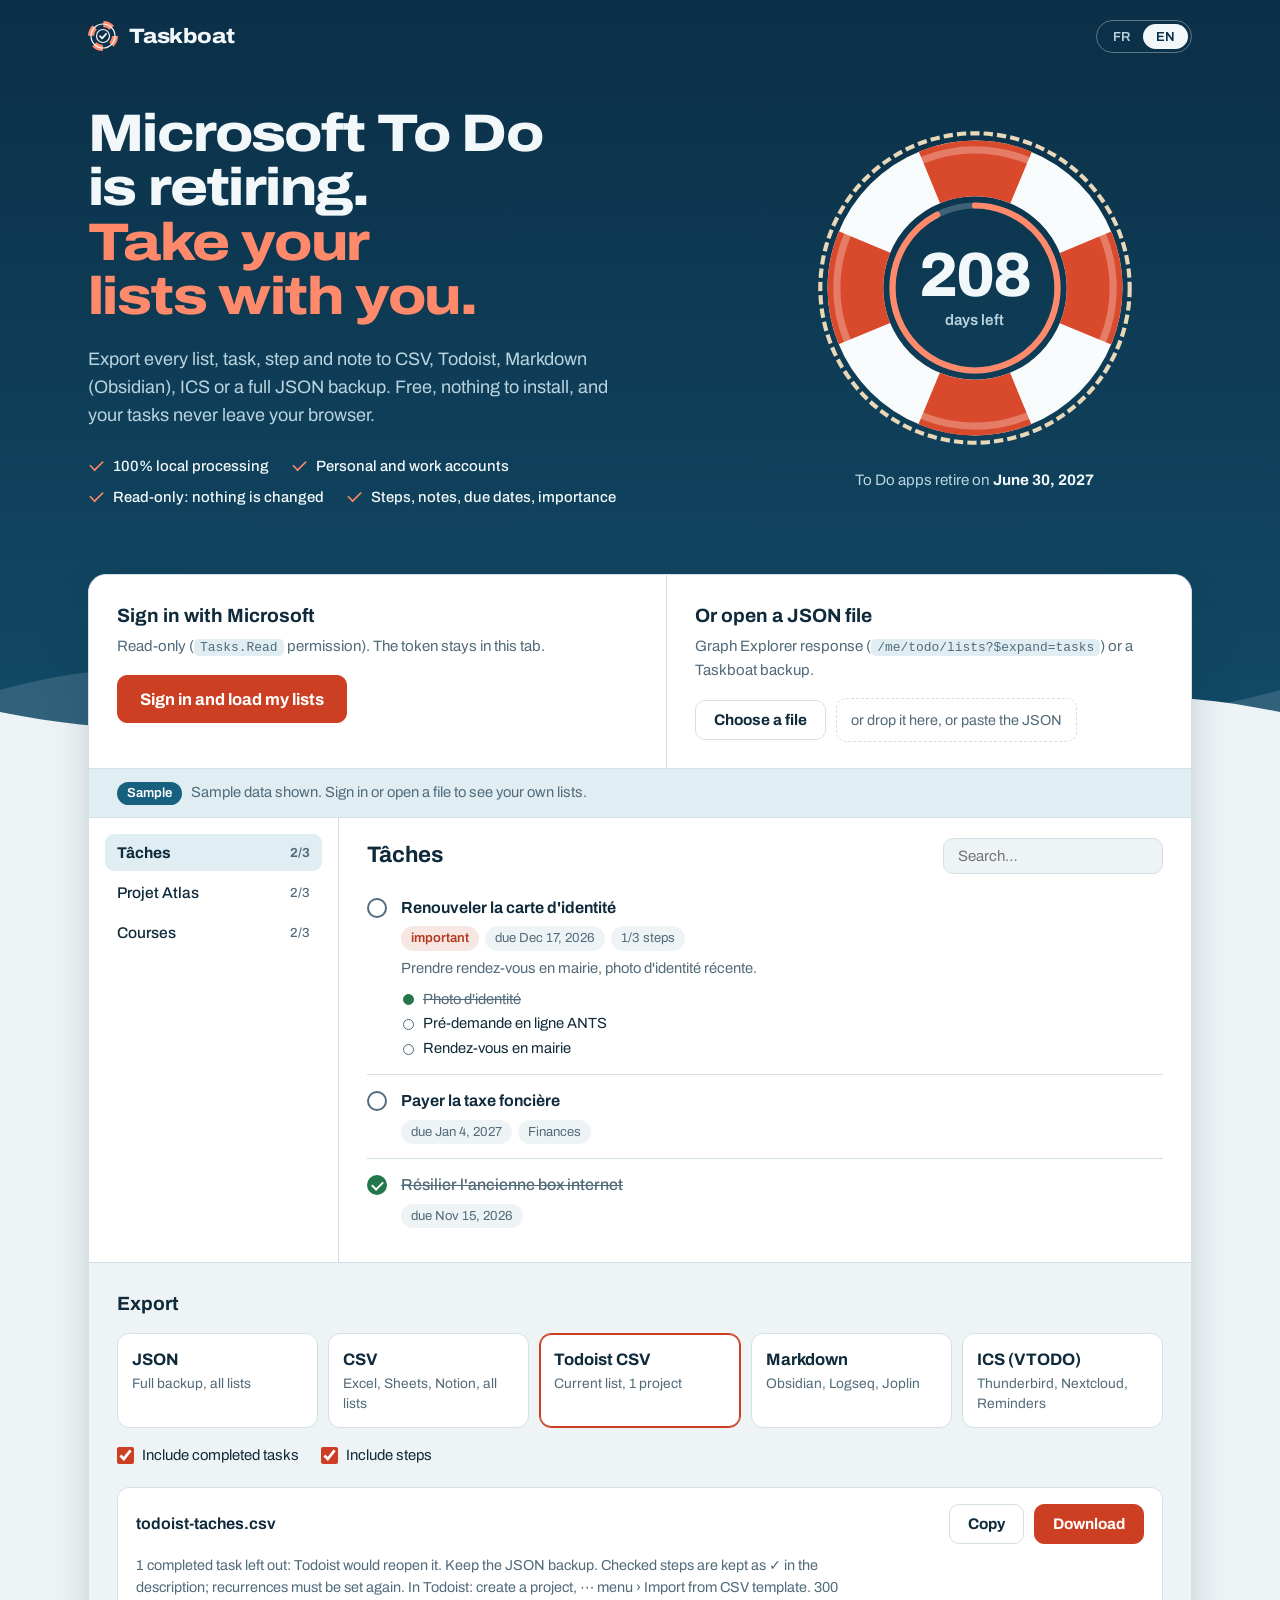
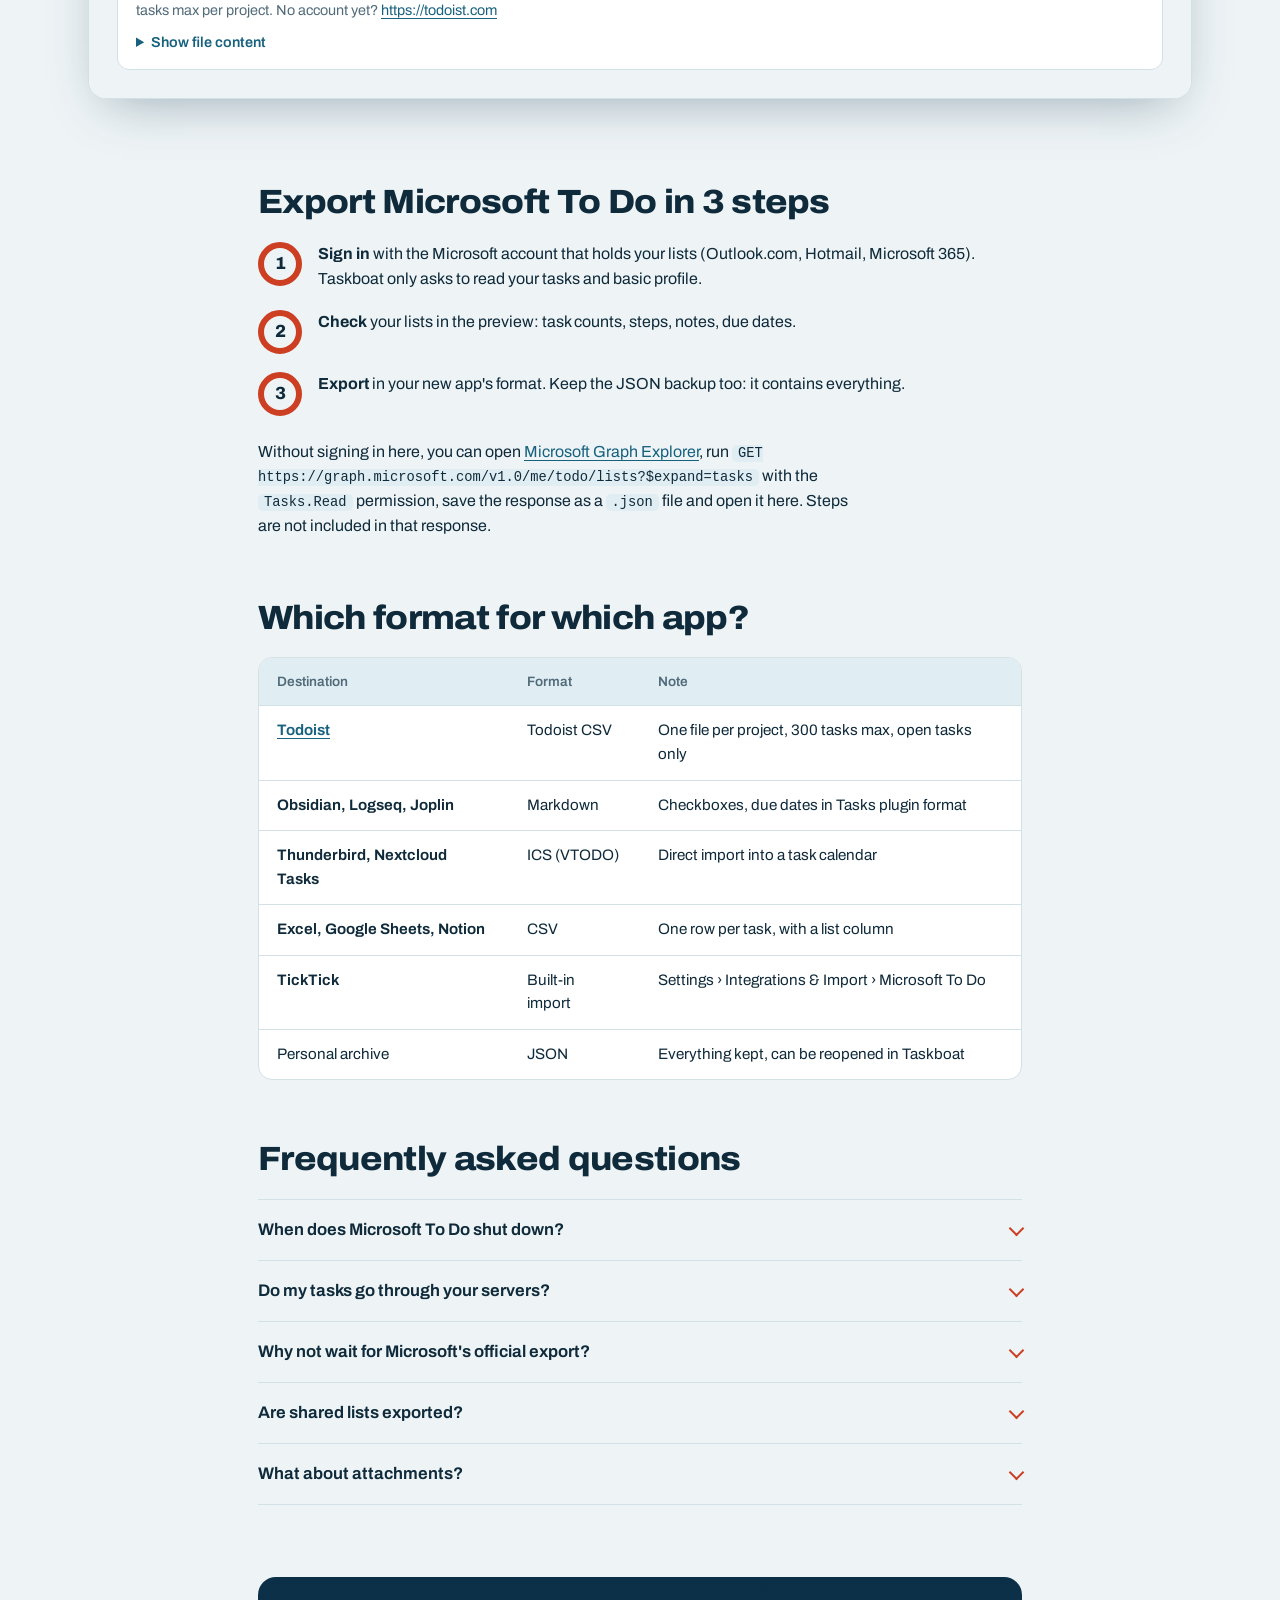
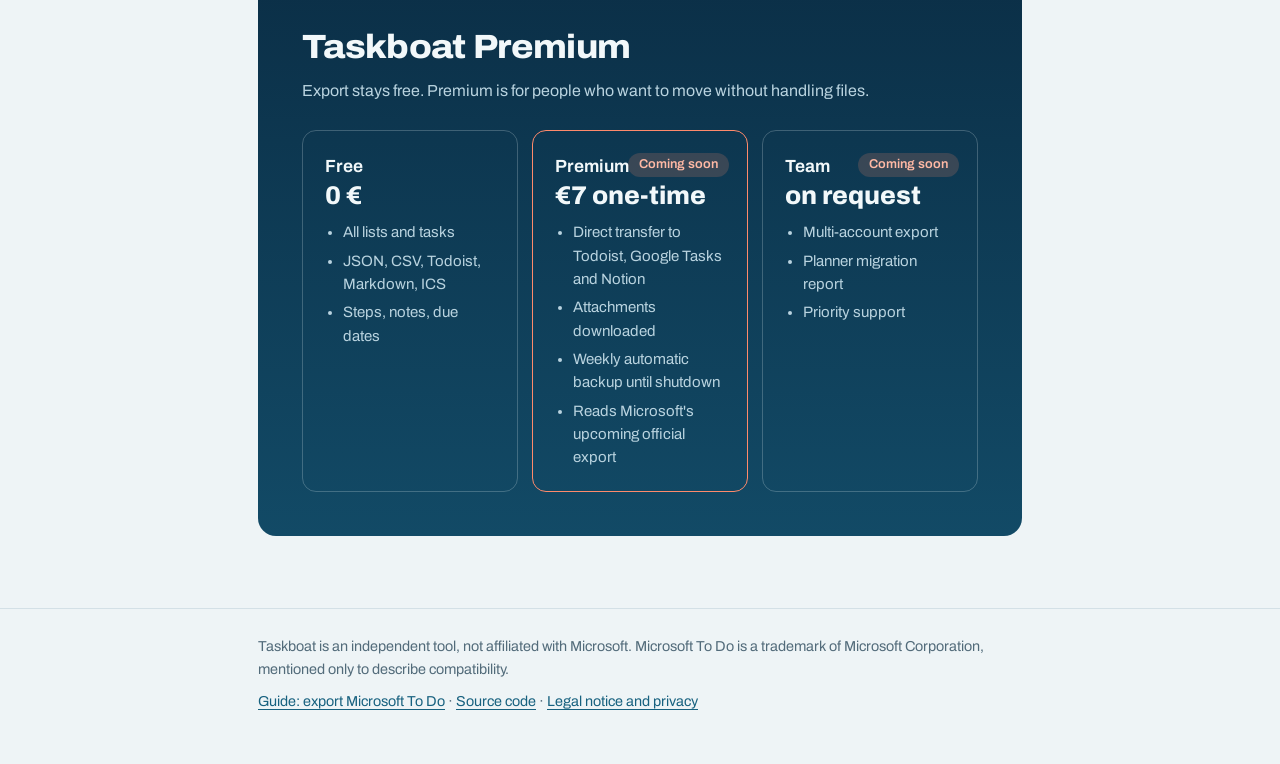
<file: index.html>
<!doctype html>
<html lang="fr">
<head>
<meta charset="utf-8">
<meta name="viewport" content="width=device-width,initial-scale=1,viewport-fit=cover">
<link rel="alternate" hreflang="fr" href="https://taskboat.app/">
<link rel="alternate" hreflang="en" href="https://taskboat.app/?lang=en">
<link rel="icon" href="/assets/icon.svg" type="image/svg+xml">
<link rel="stylesheet" href="/assets/style.css">
<meta name="theme-color" content="#1b5e7a">
<title>Exporter Microsoft To Do gratuitement · Taskboat</title>
<meta name="description" content="Exportez gratuitement vos listes Microsoft To Do avant leur retrait le 30 juin 2027 : CSV, Todoist, Markdown/Obsidian, ICS (VTODO) et JSON complet. 100 % dans votre navigateur, aucune donnée envoyée.">
<link rel="canonical" href="https://taskboat.app/">
<meta property="og:title" content="Taskboat · Sauvez vos listes Microsoft To Do">
<meta property="og:description" content="Export gratuit de Microsoft To Do vers CSV, Todoist, Markdown, ICS et JSON, sans rien installer. Tout se passe dans votre navigateur.">
<meta property="og:type" content="website">
<meta property="og:url" content="https://taskboat.app/">
<meta property="og:image" content="https://taskboat.app/assets/og.png">
<meta property="og:image:width" content="1200">
<meta property="og:image:height" content="630">
<meta name="twitter:card" content="summary_large_image">


<script type="application/ld+json">
{"@context":"https://schema.org","@type":"SoftwareApplication","name":"Taskboat","applicationCategory":"UtilitiesApplication","operatingSystem":"Web browser","description":"Free in-browser exporter for Microsoft To Do lists: CSV, Todoist CSV, Markdown, ICS (VTODO) and full JSON backup.","offers":{"@type":"Offer","price":"0","priceCurrency":"EUR"},"inLanguage":["fr","en"]}
</script>
<script type="application/ld+json">
{"@context":"https://schema.org","@type":"FAQPage","mainEntity":[
{"@type":"Question","name":"Quand Microsoft To Do s'arrête-t-il ?","acceptedAnswer":{"@type":"Answer","text":"Microsoft a annoncé le 18 novembre 2026 que les applications To Do (Windows, Mac, iOS, Android et web) seront retirées le 30 juin 2027. Les comptes personnels n'ont pas de remplaçant : Microsoft conseille de choisir une autre application."}},
{"@type":"Question","name":"Mes tâches sont-elles envoyées sur un serveur ?","acceptedAnswer":{"@type":"Answer","text":"Non. Taskboat lit vos listes directement depuis Microsoft dans votre navigateur et génère les fichiers sur votre appareil. Aucune tâche ne passe par nos serveurs."}},
{"@type":"Question","name":"Comment importer mes tâches Microsoft To Do dans Todoist ?","acceptedAnswer":{"@type":"Answer","text":"Choisissez une liste, exportez au format Todoist CSV, puis dans Todoist créez un projet et utilisez Importer depuis un modèle CSV. Todoist accepte jusqu'à 300 tâches par projet."}},
{"@type":"Question","name":"How do I export Microsoft To Do before it retires?","acceptedAnswer":{"@type":"Answer","text":"Sign in with your Microsoft account in Taskboat, or load the JSON from Microsoft Graph Explorer, then download your lists as CSV, Todoist CSV, Markdown, ICS or a full JSON backup. Everything runs in your browser."}},
{"@type":"Question","name":"Les étapes et les notes sont-elles conservées ?","acceptedAnswer":{"@type":"Answer","text":"Oui. Les étapes (sous-tâches), notes, dates d'échéance, importance, catégories et liens sont repris dans le JSON complet et, selon le format, dans les autres exports."}}
]}
</script>
</head>
<body>
<div class="sea">
<div class="wrap">
  <header class="top">
    <div class="brand">
      <svg width="30" height="30" viewBox="0 0 30 30" aria-hidden="true"><circle cx="15" cy="15" r="12" fill="none" stroke="#ff8a6b" stroke-width="6" stroke-dasharray="9.42 9.42"/><circle cx="15" cy="15" r="12" fill="none" stroke="#f2f8fa" stroke-width="1.2"/><circle cx="15" cy="15" r="6.5" fill="#0b2f47" stroke="#f2f8fa" stroke-width="1.2"/><path d="M12 15.2l2.1 2.1 4-4.4" fill="none" stroke="#f2f8fa" stroke-width="1.8" stroke-linecap="round" stroke-linejoin="round"/></svg>
      Taskboat
    </div>
    <div class="langs" role="group" aria-label="Langue / Language">
      <button id="lang-fr" type="button" aria-pressed="true">FR</button>
      <button id="lang-en" type="button" aria-pressed="false">EN</button>
    </div>
  </header>

  <div class="hero">
    <div>
      <h1 class="fr">Microsoft To&nbsp;Do ferme. <em>Emportez vos listes.</em></h1>
      <h1 class="en">Microsoft To&nbsp;Do is retiring. <em>Take your lists with you.</em></h1>
      <p class="lead fr">Exportez toutes vos listes, tâches, étapes et notes vers CSV, Todoist, Markdown (Obsidian), ICS ou une sauvegarde JSON complète. Gratuit, sans installation, et vos tâches ne quittent jamais votre navigateur.</p>
      <p class="lead en">Export every list, task, step and note to CSV, Todoist, Markdown (Obsidian), ICS or a full JSON backup. Free, nothing to install, and your tasks never leave your browser.</p>
      <ul class="trust">
        <li><span class="fr">Traitement 100 % local</span><span class="en">100% local processing</span></li>
        <li><span class="fr">Comptes personnels et professionnels</span><span class="en">Personal and work accounts</span></li>
        <li><span class="fr">Lecture seule : rien n'est modifié</span><span class="en">Read-only: nothing is changed</span></li>
        <li><span class="fr">Étapes, notes, échéances, importance</span><span class="en">Steps, notes, due dates, importance</span></li>
      </ul>
    </div>
    <div class="countdown">
      <div class="buoy">
        <svg viewBox="0 0 320 320" aria-hidden="true">
          <circle cx="160" cy="160" r="150" fill="none" stroke="#e9d9b8" stroke-width="4" stroke-dasharray="9 4"/>
          <circle cx="160" cy="160" r="116" fill="none" stroke="#f7fbfc" stroke-width="54"/>
          <circle cx="160" cy="160" r="116" fill="none" stroke="#d9492b" stroke-width="54" stroke-dasharray="91.11 91.11" transform="rotate(-22.5 160 160)"/>
          <circle cx="160" cy="160" r="134" fill="none" stroke="#fff" stroke-opacity=".28" stroke-width="7"/>
          <circle cx="160" cy="160" r="80" fill="none" stroke="#f2f8fa" stroke-opacity=".22" stroke-width="6"/>
          <circle id="daysarc" cx="160" cy="160" r="80" fill="none" stroke="#ff8a6b" stroke-width="6" stroke-linecap="round" pathLength="100" stroke-dasharray="100 100" transform="rotate(-90 160 160)"/>
        </svg>
        <div class="in"><span class="num" id="days">—</span><span class="unit"><span class="fr">jours restants</span><span class="en">days left</span></span></div>
      </div>
      <p class="lab"><span class="fr">Retrait des applis To Do le <b>30 juin 2027</b></span><span class="en">To Do apps retire on <b>June 30, 2027</b></span></p>
    </div>
  </div>

  

  </div>
<svg class="wave" viewBox="0 0 1440 90" preserveAspectRatio="none" aria-hidden="true"><path class="back" d="M0 40C120 10 240 10 360 40S600 70 720 40 960 10 1080 40s240 30 360 0V90H0Z"/><path class="front" d="M0 62c120 22 240 22 360 0s240-22 360 0 240 22 360 0 240-22 360 0V90H0Z"/></svg>
</div>

<div class="wrap deck">
  <main class="tool" id="outil">
    <div class="sources">
      <div class="src">
        <h2><span class="fr">Se connecter à Microsoft</span><span class="en">Sign in with Microsoft</span></h2>
        <p class="fr">Lecture seule (permission <code>Tasks.Read</code>). Le jeton reste dans cet onglet.</p>
        <p class="en">Read-only (<code>Tasks.Read</code> permission). The token stays in this tab.</p>
        <button class="btn primary" id="btn-ms" type="button"><span class="fr">Se connecter et charger mes listes</span><span class="en">Sign in and load my lists</span></button>
      </div>
      <div class="src">
        <h2><span class="fr">Ou ouvrir un fichier JSON</span><span class="en">Or open a JSON file</span></h2>
        <p class="fr">Réponse de Graph Explorer (<code>/me/todo/lists?$expand=tasks</code>) ou sauvegarde Taskboat.</p>
        <p class="en">Graph Explorer response (<code>/me/todo/lists?$expand=tasks</code>) or a Taskboat backup.</p>
        <div class="row">
          <label class="btn" for="file"><span class="fr">Choisir un fichier</span><span class="en">Choose a file</span></label>
          <input id="file" type="file" accept=".json,application/json" hidden>
          <span class="drop" id="drop"><span class="fr">ou glissez-le ici, ou collez le JSON</span><span class="en">or drop it here, or paste the JSON</span></span>
        </div>
      </div>
    </div>

    <div class="status" id="status"></div>

    <div class="panes">
      <nav class="lists" id="lists" aria-label="Listes"></nav>
      <div class="tasks">
        <div class="head">
          <h3 id="list-title"></h3>
          <input type="search" id="q" placeholder="Rechercher…" aria-label="Rechercher">
        </div>
        <div id="task-list"></div>
      </div>
    </div>

    <div class="exports">
      <h2><span class="fr">Exporter</span><span class="en">Export</span></h2>
      <div class="fmt" id="fmt">
        <button type="button" data-f="json"><b>JSON</b><small class="fr">Sauvegarde complète, toutes listes</small><small class="en">Full backup, all lists</small></button>
        <button type="button" data-f="csv"><b>CSV</b><small class="fr">Excel, Sheets, Notion, toutes listes</small><small class="en">Excel, Sheets, Notion, all lists</small></button>
        <button type="button" data-f="todoist"><b>Todoist CSV</b><small class="fr">Liste affichée, 1 projet</small><small class="en">Current list, 1 project</small></button>
        <button type="button" data-f="md"><b>Markdown</b><small class="fr">Obsidian, Logseq, Joplin</small><small class="en">Obsidian, Logseq, Joplin</small></button>
        <button type="button" data-f="ics"><b>ICS (VTODO)</b><small class="fr">Thunderbird, Nextcloud, Rappels</small><small class="en">Thunderbird, Nextcloud, Reminders</small></button>
      </div>
      <div class="opts">
        <label><input type="checkbox" id="opt-done" checked> <span class="fr">Inclure les tâches terminées</span><span class="en">Include completed tasks</span></label>
        <label><input type="checkbox" id="opt-steps" checked> <span class="fr">Inclure les étapes</span><span class="en">Include steps</span></label>
      </div>
      <div class="out" id="out" hidden>
        <div class="row">
          <span class="fname" id="fname"></span>
          <span class="row">
            <button class="btn" type="button" id="btn-copy"><span class="fr">Copier</span><span class="en">Copy</span></button>
            <button class="btn primary" type="button" id="btn-dl"><span class="fr">Télécharger</span><span class="en">Download</span></button>
          </span>
        </div>
        
        <p class="hint" id="outhint"></p>
        <details id="preview"><summary><span class="fr">Voir le contenu du fichier</span><span class="en">Show file content</span></summary><textarea id="outtext" readonly aria-label="Aperçu de l'export"></textarea></details>
      </div>
    </div>
  </main>
</div>

<div class="wrap narrow">
  <section class="content" id="guide">
    <h2 class="fr">Exporter Microsoft To Do en 3 étapes</h2>
    <h2 class="en">Export Microsoft To Do in 3 steps</h2>
    <ol class="howto">
      <li><div class="fr"><b>Connectez-vous</b> avec le compte Microsoft qui contient vos listes (Outlook.com, Hotmail, Microsoft 365). Taskboat demande le droit de lire vos tâches et votre profil de base, rien de plus.</div><div class="en"><b>Sign in</b> with the Microsoft account that holds your lists (Outlook.com, Hotmail, Microsoft 365). Taskboat only asks to read your tasks and basic profile.</div></li>
      <li><div class="fr"><b>Vérifiez</b> vos listes dans l'aperçu : nombre de tâches, étapes, notes, échéances.</div><div class="en"><b>Check</b> your lists in the preview: task counts, steps, notes, due dates.</div></li>
      <li><div class="fr"><b>Exportez</b> au format de votre nouvelle application. Gardez aussi la sauvegarde JSON : elle contient tout.</div><div class="en"><b>Export</b> in your new app's format. Keep the JSON backup too: it contains everything.</div></li>
    </ol>
    <p class="fr">Sans connexion, vous pouvez aussi ouvrir <a href="https://developer.microsoft.com/graph/graph-explorer" rel="noopener">Microsoft Graph Explorer</a>, exécuter <code>GET https://graph.microsoft.com/v1.0/me/todo/lists?$expand=tasks</code> avec la permission <code>Tasks.Read</code>, enregistrer la réponse dans un fichier <code>.json</code> et l'ouvrir ici. Les étapes ne figurent pas dans cette réponse.</p>
    <p class="en">Without signing in here, you can open <a href="https://developer.microsoft.com/graph/graph-explorer" rel="noopener">Microsoft Graph Explorer</a>, run <code>GET https://graph.microsoft.com/v1.0/me/todo/lists?$expand=tasks</code> with the <code>Tasks.Read</code> permission, save the response as a <code>.json</code> file and open it here. Steps are not included in that response.</p>

    <h2 class="fr">Quel format pour quelle application ?</h2>
    <h2 class="en">Which format for which app?</h2>
    <div class="tablewrap">
      <table class="dest">
        <thead><tr><th class="fr">Destination</th><th class="en">Destination</th><th>Format</th><th class="fr">Remarque</th><th class="en">Note</th></tr></thead>
        <tbody>
          <tr><td><a href="https://todoist.com" rel="noopener">Todoist</a></td><td>Todoist CSV</td><td class="fr">Un fichier par projet, 300 tâches max, tâches à faire uniquement</td><td class="en">One file per project, 300 tasks max, open tasks only</td></tr>
          <tr><td>Obsidian, Logseq, Joplin</td><td>Markdown</td><td class="fr">Cases à cocher, échéances au format du plugin Tasks</td><td class="en">Checkboxes, due dates in Tasks plugin format</td></tr>
          <tr><td>Thunderbird, Nextcloud Tasks</td><td>ICS (VTODO)</td><td class="fr">Import direct dans un calendrier de tâches</td><td class="en">Direct import into a task calendar</td></tr>
          <tr><td>Excel, Google Sheets, Notion</td><td>CSV</td><td class="fr">Une ligne par tâche, colonne « liste »</td><td class="en">One row per task, with a list column</td></tr>
          <tr><td>TickTick</td><td class="fr">Import intégré</td><td class="en">Built-in import</td><td class="fr">Paramètres › Intégrations et import › Microsoft To Do</td><td class="en">Settings › Integrations &amp; Import › Microsoft To Do</td></tr>
          <tr><td class="fr">Archive personnelle</td><td class="en">Personal archive</td><td>JSON</td><td class="fr">Tout est conservé, réimportable dans Taskboat</td><td class="en">Everything kept, can be reopened in Taskboat</td></tr>
        </tbody>
      </table>
    </div>

    <h2 class="fr">Questions fréquentes</h2>
    <h2 class="en">Frequently asked questions</h2>
    <details><summary><span class="fr">Quand Microsoft To Do s'arrête-t-il ?</span><span class="en">When does Microsoft To Do shut down?</span></summary>
      <p class="fr">Microsoft a annoncé le 18 novembre 2026 le retrait des applications To Do (Windows, Mac, iOS, Android et web) le 30 juin 2027. Les comptes professionnels basculent vers Planner. Les comptes personnels, y compris Microsoft 365 Personnel et Famille, n'ont pas de remplaçant.</p>
      <p class="en">On November 18, 2026, Microsoft announced that the To Do apps (Windows, Mac, iOS, Android and web) retire on June 30, 2027. Work accounts move to Planner. Personal accounts, including Microsoft 365 Personal and Family, get no replacement.</p></details>
    <details><summary><span class="fr">Mes tâches passent-elles par vos serveurs ?</span><span class="en">Do my tasks go through your servers?</span></summary>
      <p class="fr">Non. La page appelle directement l'API Microsoft Graph depuis votre navigateur, puis crée les fichiers sur votre appareil. Fermer l'onglet retire vos tâches et le jeton.</p>
      <p class="en">No. The page calls the Microsoft Graph API directly from your browser, then builds the files on your device. Closing the tab removes your tasks and the token.</p></details>
    <details><summary><span class="fr">Pourquoi ne pas attendre l'export officiel de Microsoft ?</span><span class="en">Why not wait for Microsoft's official export?</span></summary>
      <p class="fr">Microsoft n'a encore publié ni la date ni le format de cet export, et prévient qu'il ne sera pas forcément importable dans une autre application. Une sauvegarde aujourd'hui ne coûte rien.</p>
      <p class="en">Microsoft has not published the date or format of that export yet, and warns it may not import into other apps. Backing up today costs nothing.</p></details>
    <details><summary><span class="fr">Les listes partagées sont-elles exportées ?</span><span class="en">Are shared lists exported?</span></summary>
      <p class="fr">Oui, les listes partagées avec vous apparaissent avec leurs tâches. Les membres et les droits de partage ne sont pas repris : chaque personne doit exporter de son côté.</p>
      <p class="en">Yes, lists shared with you appear with their tasks. Members and sharing permissions are not carried over: each person should export on their side.</p></details>
    <details><summary><span class="fr">Et les pièces jointes ?</span><span class="en">What about attachments?</span></summary>
      <p class="fr">Les fichiers joints ne sont pas exportés pour le moment : enregistrez-les depuis To Do. Leur téléchargement est prévu dans une future offre Premium. Les liens associés aux tâches sont repris.</p>
      <p class="en">Attached files are not exported for now: save them from To Do. Downloading them is planned for a future Premium offer. Links attached to tasks are included.</p></details>
  </section>

  <section class="premium" id="premium">
    <h2>Taskboat Premium</h2>
    <p class="fr">L'export reste gratuit. Premium sert à ceux qui veulent déménager sans manipuler de fichiers.</p>
    <p class="en">Export stays free. Premium is for people who want to move without handling files.</p>
    <div class="plans">
      <div class="plan">
        <h3 class="fr">Gratuit</h3><h3 class="en">Free</h3>
        <div class="price">0 €</div>
        <ul class="fr"><li>Toutes les listes et tâches</li><li>JSON, CSV, Todoist, Markdown, ICS</li><li>Étapes, notes, échéances</li></ul>
        <ul class="en"><li>All lists and tasks</li><li>JSON, CSV, Todoist, Markdown, ICS</li><li>Steps, notes, due dates</li></ul>
      </div>
      <div class="plan hl">
        <span class="badge fr">Bientôt</span><span class="badge en">Coming soon</span>
        <h3>Premium</h3>
        <div class="price"><span class="fr">7 € une fois</span><span class="en">€7 one-time</span></div>
        <ul class="fr"><li>Envoi direct vers Todoist, Google Tasks et Notion</li><li>Pièces jointes téléchargées</li><li>Sauvegarde automatique chaque semaine jusqu'à la fermeture</li><li>Lecture du futur export officiel Microsoft</li></ul>
        <ul class="en"><li>Direct transfer to Todoist, Google Tasks and Notion</li><li>Attachments downloaded</li><li>Weekly automatic backup until shutdown</li><li>Reads Microsoft's upcoming official export</li></ul>
      </div>
      <div class="plan">
        <span class="badge fr">Bientôt</span><span class="badge en">Coming soon</span>
        <h3 class="fr">Équipe</h3><h3 class="en">Team</h3>
        <div class="price"><span class="fr">sur devis</span><span class="en">on request</span></div>
        <ul class="fr"><li>Export de plusieurs comptes</li><li>Rapport de migration vers Planner</li><li>Support prioritaire</li></ul>
        <ul class="en"><li>Multi-account export</li><li>Planner migration report</li><li>Priority support</li></ul>
      </div>
    </div>
  </section>
</div>

<footer>
  <div class="wrap narrow">
    <p class="fr">Taskboat est un outil indépendant, non affilié à Microsoft. Microsoft To Do est une marque de Microsoft Corporation, citée uniquement pour décrire la compatibilité.</p>
    <p class="fr"><a href="/exporter-microsoft-to-do/">Guide : exporter Microsoft To Do</a> · <a href="/microsoft-to-do-vers-todoist/">Passer de To Do à Todoist</a> · <a href="https://github.com/LockingFR/taskboat">Code source</a> · <a href="/mentions-legales/">Mentions légales et confidentialité</a></p>
    <p class="en">Taskboat is an independent tool, not affiliated with Microsoft. Microsoft To Do is a trademark of Microsoft Corporation, mentioned only to describe compatibility.</p>
    <p class="en"><a href="/en/export-microsoft-to-do/">Guide: export Microsoft To Do</a> · <a href="https://github.com/LockingFR/taskboat">Source code</a> · <a href="/en/privacy/">Legal notice and privacy</a></p>
  </div>
</footer>

<script src="/assets/app.js" defer></script>
</body>
</html>
</file>
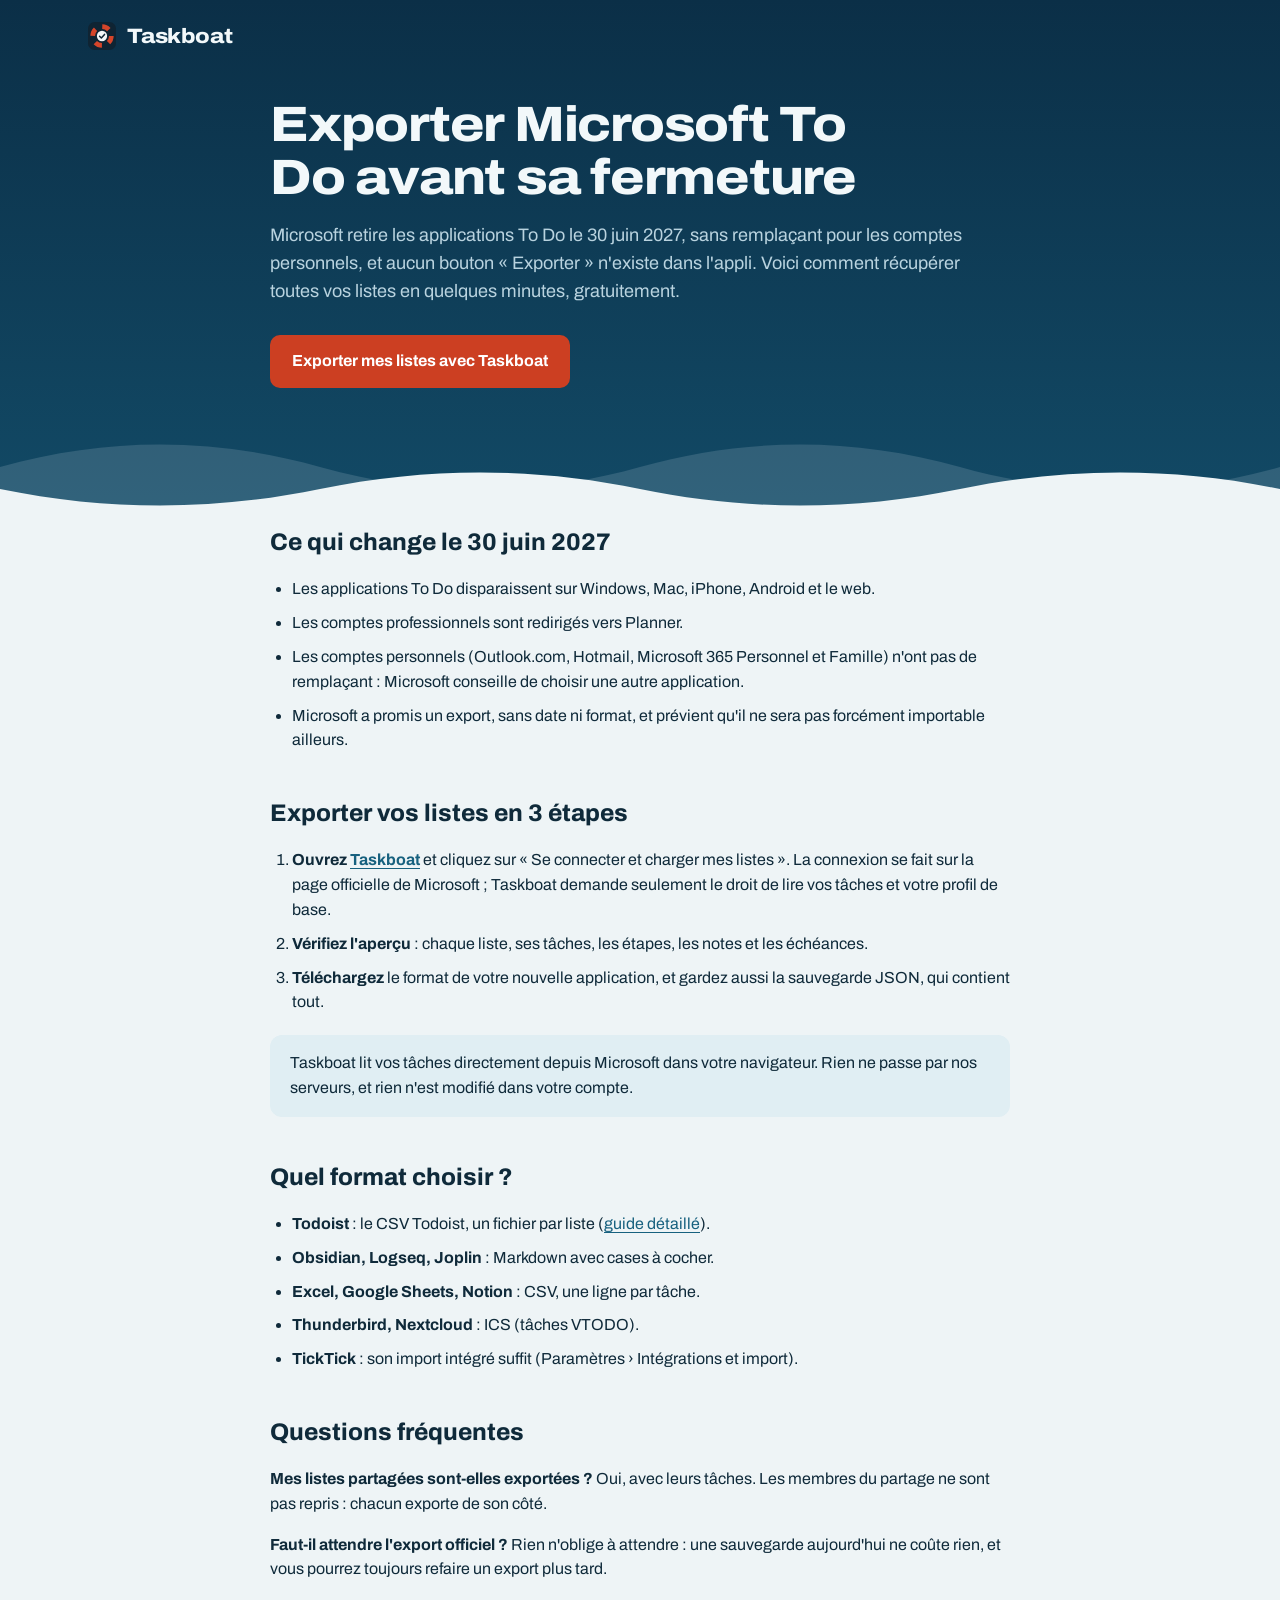
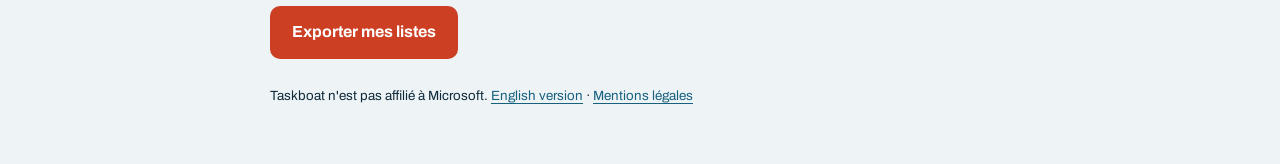
<file: exporter-microsoft-to-do/index.html>
<!doctype html>
<html lang="fr">
<head>
<meta charset="utf-8">
<meta name="viewport" content="width=device-width,initial-scale=1,viewport-fit=cover">
<title>Exporter Microsoft To Do avant sa fermeture (guide 2027)</title>
<meta name="description" content="Microsoft To Do ferme le 30 juin 2027. Comment exporter gratuitement toutes vos listes et tâches vers Todoist, Excel, Obsidian ou un calendrier, en 3 étapes.">
<link rel="canonical" href="https://taskboat.app/exporter-microsoft-to-do/">
<link rel="icon" href="/assets/icon.svg" type="image/svg+xml">
<link rel="stylesheet" href="/assets/style.css">
<meta name="theme-color" content="#1b5e7a">
</head>
<body>
<main>
<div class="sea sea-guide">
<div class="wrap">
<header class="top"><div class="brand"><a href="/"><img src="/assets/icon.svg" alt="" width="28" height="28">Taskboat</a></div></header>
<div class="article">
<h1>Exporter Microsoft To Do avant sa fermeture</h1>
<p class="lead">Microsoft retire les applications To Do le 30 juin 2027, sans remplaçant pour les comptes personnels, et aucun bouton « Exporter » n'existe dans l'appli. Voici comment récupérer toutes vos listes en quelques minutes, gratuitement.</p>
<a class="cta" href="/">Exporter mes listes avec Taskboat</a>
</div>
</div>
<svg class="wave" viewBox="0 0 1440 90" preserveAspectRatio="none" aria-hidden="true"><path class="back" d="M0 40C120 10 240 10 360 40S600 70 720 40 960 10 1080 40s240 30 360 0V90H0Z"/><path class="front" d="M0 62c120 22 240 22 360 0s240-22 360 0 240 22 360 0 240-22 360 0V90H0Z"/></svg>
</div>

<div class="wrap"><div class="article">
<h2>Ce qui change le 30 juin 2027</h2>
<ul>
<li>Les applications To Do disparaissent sur Windows, Mac, iPhone, Android et le web.</li>
<li>Les comptes professionnels sont redirigés vers Planner.</li>
<li>Les comptes personnels (Outlook.com, Hotmail, Microsoft 365 Personnel et Famille) n'ont pas de remplaçant : Microsoft conseille de choisir une autre application.</li>
<li>Microsoft a promis un export, sans date ni format, et prévient qu'il ne sera pas forcément importable ailleurs.</li>
</ul>

<h2>Exporter vos listes en 3 étapes</h2>
<ol>
<li><strong>Ouvrez <a href="/">Taskboat</a></strong> et cliquez sur « Se connecter et charger mes listes ». La connexion se fait sur la page officielle de Microsoft ; Taskboat demande seulement le droit de lire vos tâches et votre profil de base.</li>
<li><strong>Vérifiez l'aperçu</strong> : chaque liste, ses tâches, les étapes, les notes et les échéances.</li>
<li><strong>Téléchargez</strong> le format de votre nouvelle application, et gardez aussi la sauvegarde JSON, qui contient tout.</li>
</ol>
<p class="callout">Taskboat lit vos tâches directement depuis Microsoft dans votre navigateur. Rien ne passe par nos serveurs, et rien n'est modifié dans votre compte.</p>

<h2>Quel format choisir ?</h2>
<ul>
<li><strong>Todoist</strong> : le CSV Todoist, un fichier par liste (<a href="/microsoft-to-do-vers-todoist/">guide détaillé</a>).</li>
<li><strong>Obsidian, Logseq, Joplin</strong> : Markdown avec cases à cocher.</li>
<li><strong>Excel, Google Sheets, Notion</strong> : CSV, une ligne par tâche.</li>
<li><strong>Thunderbird, Nextcloud</strong> : ICS (tâches VTODO).</li>
<li><strong>TickTick</strong> : son import intégré suffit (Paramètres › Intégrations et import).</li>
</ul>

<h2>Questions fréquentes</h2>
<p><strong>Mes listes partagées sont-elles exportées ?</strong> Oui, avec leurs tâches. Les membres du partage ne sont pas repris : chacun exporte de son côté.</p>
<p><strong>Faut-il attendre l'export officiel ?</strong> Rien n'oblige à attendre : une sauvegarde aujourd'hui ne coûte rien, et vous pourrez toujours refaire un export plus tard.</p>
<a class="cta" href="/">Exporter mes listes</a>
<p><small>Taskboat n'est pas affilié à Microsoft. <a href="/en/export-microsoft-to-do/">English version</a> · <a href="/mentions-legales/">Mentions légales</a></small></p>
</div></div>
</main>
</body>
</html>
</file>
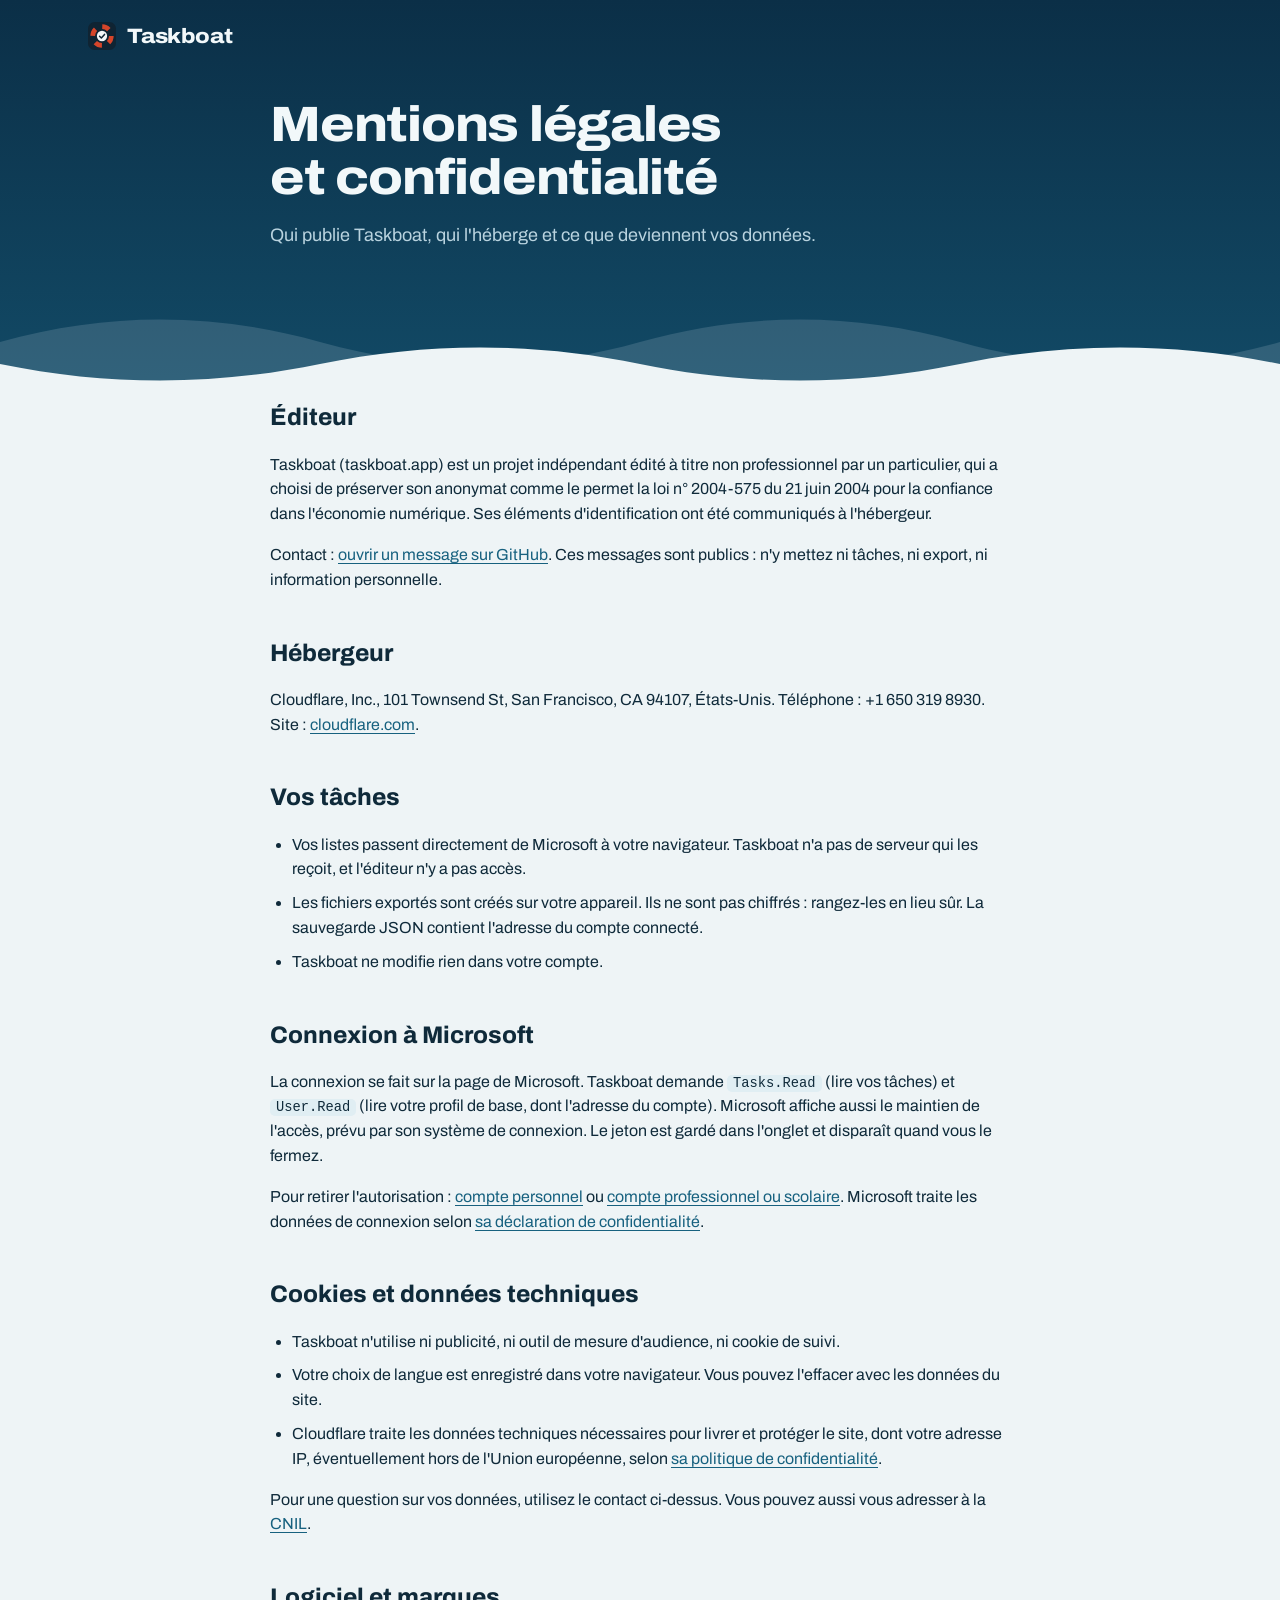
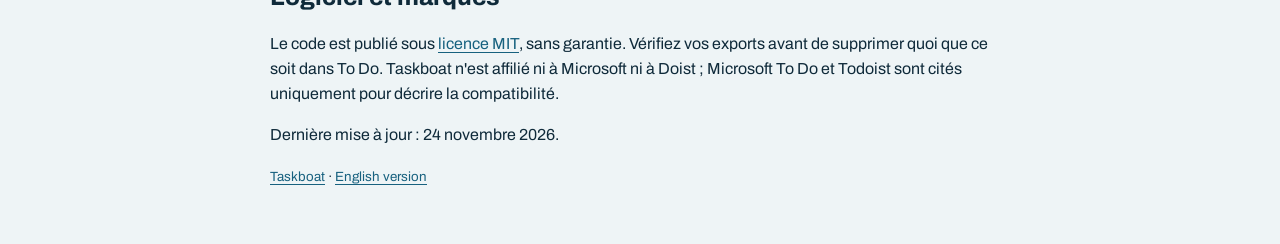
<file: mentions-legales/index.html>
<!doctype html>
<html lang="fr">
<head>
<meta charset="utf-8">
<meta name="viewport" content="width=device-width,initial-scale=1,viewport-fit=cover">
<title>Mentions légales et confidentialité · Taskboat</title>
<meta name="description" content="Mentions légales de Taskboat et traitement de vos données : lecture seule, dans votre navigateur, sans serveur ni cookie de suivi.">
<link rel="canonical" href="https://taskboat.app/mentions-legales/">
<link rel="alternate" hreflang="en" href="https://taskboat.app/en/privacy/">
<link rel="icon" href="/assets/icon.svg" type="image/svg+xml">
<link rel="stylesheet" href="/assets/style.css">
<meta name="theme-color" content="#0b2f47">
</head>
<body>
<main>
<div class="sea sea-guide">
<div class="wrap">
<header class="top"><div class="brand"><a href="/"><img src="/assets/icon.svg" alt="" width="28" height="28">Taskboat</a></div></header>
<div class="article">
<h1>Mentions légales et confidentialité</h1>
<p class="lead">Qui publie Taskboat, qui l'héberge et ce que deviennent vos données.</p>
</div>
</div>
<svg class="wave" viewBox="0 0 1440 90" preserveAspectRatio="none" aria-hidden="true"><path class="back" d="M0 40C120 10 240 10 360 40S600 70 720 40 960 10 1080 40s240 30 360 0V90H0Z"/><path class="front" d="M0 62c120 22 240 22 360 0s240-22 360 0 240 22 360 0 240-22 360 0V90H0Z"/></svg>
</div>

<div class="wrap"><div class="article">
<h2>Éditeur</h2>
<p>Taskboat (taskboat.app) est un projet indépendant édité à titre non professionnel par un particulier, qui a choisi de préserver son anonymat comme le permet la loi n° 2004-575 du 21 juin 2004 pour la confiance dans l'économie numérique. Ses éléments d'identification ont été communiqués à l'hébergeur.</p>
<p>Contact : <a href="https://github.com/LockingFR/taskboat/issues" rel="noopener">ouvrir un message sur GitHub</a>. Ces messages sont publics : n'y mettez ni tâches, ni export, ni information personnelle.</p>

<h2>Hébergeur</h2>
<p>Cloudflare, Inc., 101 Townsend St, San Francisco, CA 94107, États-Unis. Téléphone : +1 650 319 8930. Site : <a href="https://www.cloudflare.com" rel="noopener">cloudflare.com</a>.</p>

<h2>Vos tâches</h2>
<ul>
<li>Vos listes passent directement de Microsoft à votre navigateur. Taskboat n'a pas de serveur qui les reçoit, et l'éditeur n'y a pas accès.</li>
<li>Les fichiers exportés sont créés sur votre appareil. Ils ne sont pas chiffrés : rangez-les en lieu sûr. La sauvegarde JSON contient l'adresse du compte connecté.</li>
<li>Taskboat ne modifie rien dans votre compte.</li>
</ul>

<h2>Connexion à Microsoft</h2>
<p>La connexion se fait sur la page de Microsoft. Taskboat demande <code>Tasks.Read</code> (lire vos tâches) et <code>User.Read</code> (lire votre profil de base, dont l'adresse du compte). Microsoft affiche aussi le maintien de l'accès, prévu par son système de connexion. Le jeton est gardé dans l'onglet et disparaît quand vous le fermez.</p>
<p>Pour retirer l'autorisation : <a href="https://account.live.com/consent/Manage" rel="noopener">compte personnel</a> ou <a href="https://myapps.microsoft.com" rel="noopener">compte professionnel ou scolaire</a>. Microsoft traite les données de connexion selon <a href="https://privacy.microsoft.com/fr-fr/privacystatement" rel="noopener">sa déclaration de confidentialité</a>.</p>

<h2>Cookies et données techniques</h2>
<ul>
<li>Taskboat n'utilise ni publicité, ni outil de mesure d'audience, ni cookie de suivi.</li>
<li>Votre choix de langue est enregistré dans votre navigateur. Vous pouvez l'effacer avec les données du site.</li>
<li>Cloudflare traite les données techniques nécessaires pour livrer et protéger le site, dont votre adresse IP, éventuellement hors de l'Union européenne, selon <a href="https://www.cloudflare.com/privacypolicy/" rel="noopener">sa politique de confidentialité</a>.</li>
</ul>
<p>Pour une question sur vos données, utilisez le contact ci-dessus. Vous pouvez aussi vous adresser à la <a href="https://www.cnil.fr" rel="noopener">CNIL</a>.</p>

<h2>Logiciel et marques</h2>
<p>Le code est publié sous <a href="https://github.com/LockingFR/taskboat/blob/main/LICENSE" rel="noopener">licence MIT</a>, sans garantie. Vérifiez vos exports avant de supprimer quoi que ce soit dans To Do. Taskboat n'est affilié ni à Microsoft ni à Doist ; Microsoft To Do et Todoist sont cités uniquement pour décrire la compatibilité.</p>
<p>Dernière mise à jour : 24 novembre 2026.</p>
<p><small><a href="/">Taskboat</a> · <a href="/en/privacy/">English version</a></small></p>
</div></div>
</main>
</body>
</html>
</file>
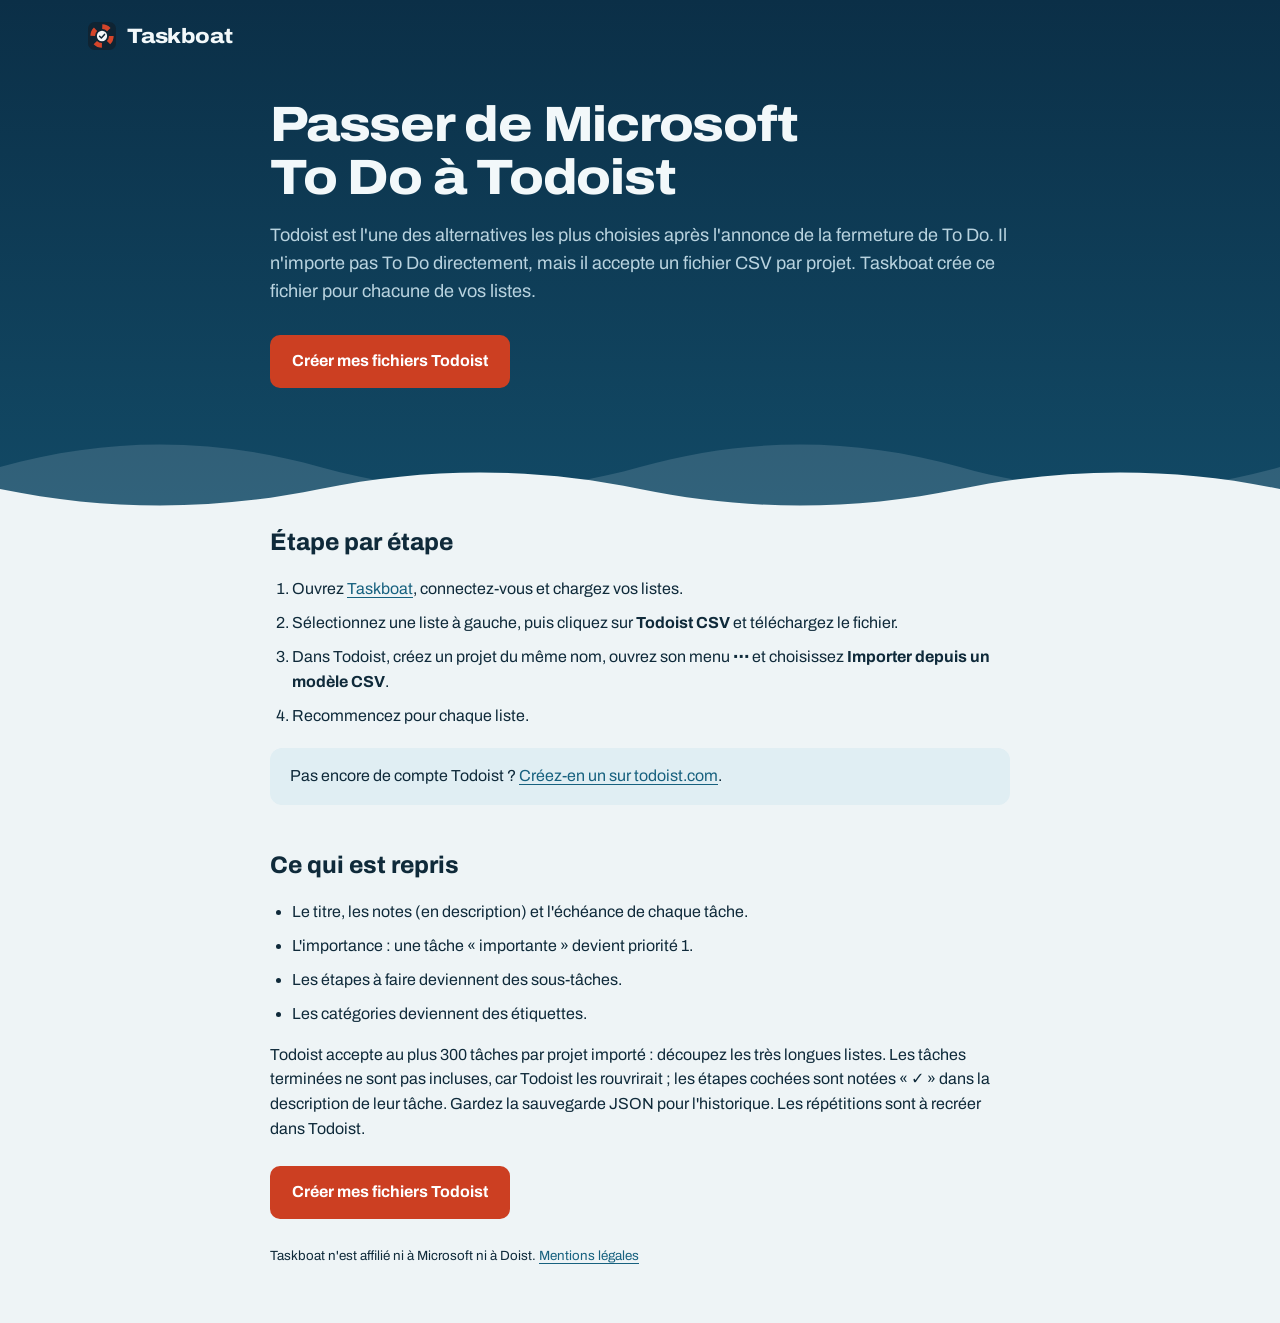
<file: microsoft-to-do-vers-todoist/index.html>
<!doctype html>
<html lang="fr">
<head>
<meta charset="utf-8">
<meta name="viewport" content="width=device-width,initial-scale=1,viewport-fit=cover">
<title>Passer de Microsoft To Do à Todoist : importer ses listes</title>
<meta name="description" content="Importer vos listes Microsoft To Do dans Todoist : fichiers CSV par projet, étapes en sous-tâches, échéances et priorités conservées. Guide gratuit.">
<link rel="canonical" href="https://taskboat.app/microsoft-to-do-vers-todoist/">
<link rel="icon" href="/assets/icon.svg" type="image/svg+xml">
<link rel="stylesheet" href="/assets/style.css">
<meta name="theme-color" content="#1b5e7a">
</head>
<body>
<main>
<div class="sea sea-guide">
<div class="wrap">
<header class="top"><div class="brand"><a href="/"><img src="/assets/icon.svg" alt="" width="28" height="28">Taskboat</a></div></header>
<div class="article">
<h1>Passer de Microsoft To Do à Todoist</h1>
<p class="lead">Todoist est l'une des alternatives les plus choisies après l'annonce de la fermeture de To Do. Il n'importe pas To Do directement, mais il accepte un fichier CSV par projet. Taskboat crée ce fichier pour chacune de vos listes.</p>
<a class="cta" href="/">Créer mes fichiers Todoist</a>
</div>
</div>
<svg class="wave" viewBox="0 0 1440 90" preserveAspectRatio="none" aria-hidden="true"><path class="back" d="M0 40C120 10 240 10 360 40S600 70 720 40 960 10 1080 40s240 30 360 0V90H0Z"/><path class="front" d="M0 62c120 22 240 22 360 0s240-22 360 0 240 22 360 0 240-22 360 0V90H0Z"/></svg>
</div>

<div class="wrap"><div class="article">
<h2>Étape par étape</h2>
<ol>
<li>Ouvrez <a href="/">Taskboat</a>, connectez-vous et chargez vos listes.</li>
<li>Sélectionnez une liste à gauche, puis cliquez sur <strong>Todoist CSV</strong> et téléchargez le fichier.</li>
<li>Dans Todoist, créez un projet du même nom, ouvrez son menu <strong>⋯</strong> et choisissez <strong>Importer depuis un modèle CSV</strong>.</li>
<li>Recommencez pour chaque liste.</li>
</ol>
<p class="callout">Pas encore de compte Todoist ? <a href="https://todoist.com" rel="noopener">Créez-en un sur todoist.com</a>.</p>

<h2>Ce qui est repris</h2>
<ul>
<li>Le titre, les notes (en description) et l'échéance de chaque tâche.</li>
<li>L'importance : une tâche « importante » devient priorité 1.</li>
<li>Les étapes à faire deviennent des sous-tâches.</li>
<li>Les catégories deviennent des étiquettes.</li>
</ul>
<p>Todoist accepte au plus 300 tâches par projet importé : découpez les très longues listes. Les tâches terminées ne sont pas incluses, car Todoist les rouvrirait ; les étapes cochées sont notées « ✓ » dans la description de leur tâche. Gardez la sauvegarde JSON pour l'historique. Les répétitions sont à recréer dans Todoist.</p>
<a class="cta" href="/">Créer mes fichiers Todoist</a>
<p><small>Taskboat n'est affilié ni à Microsoft ni à Doist. <a href="/mentions-legales/">Mentions légales</a></small></p>
</div></div>
</main>
</body>
</html>
</file>
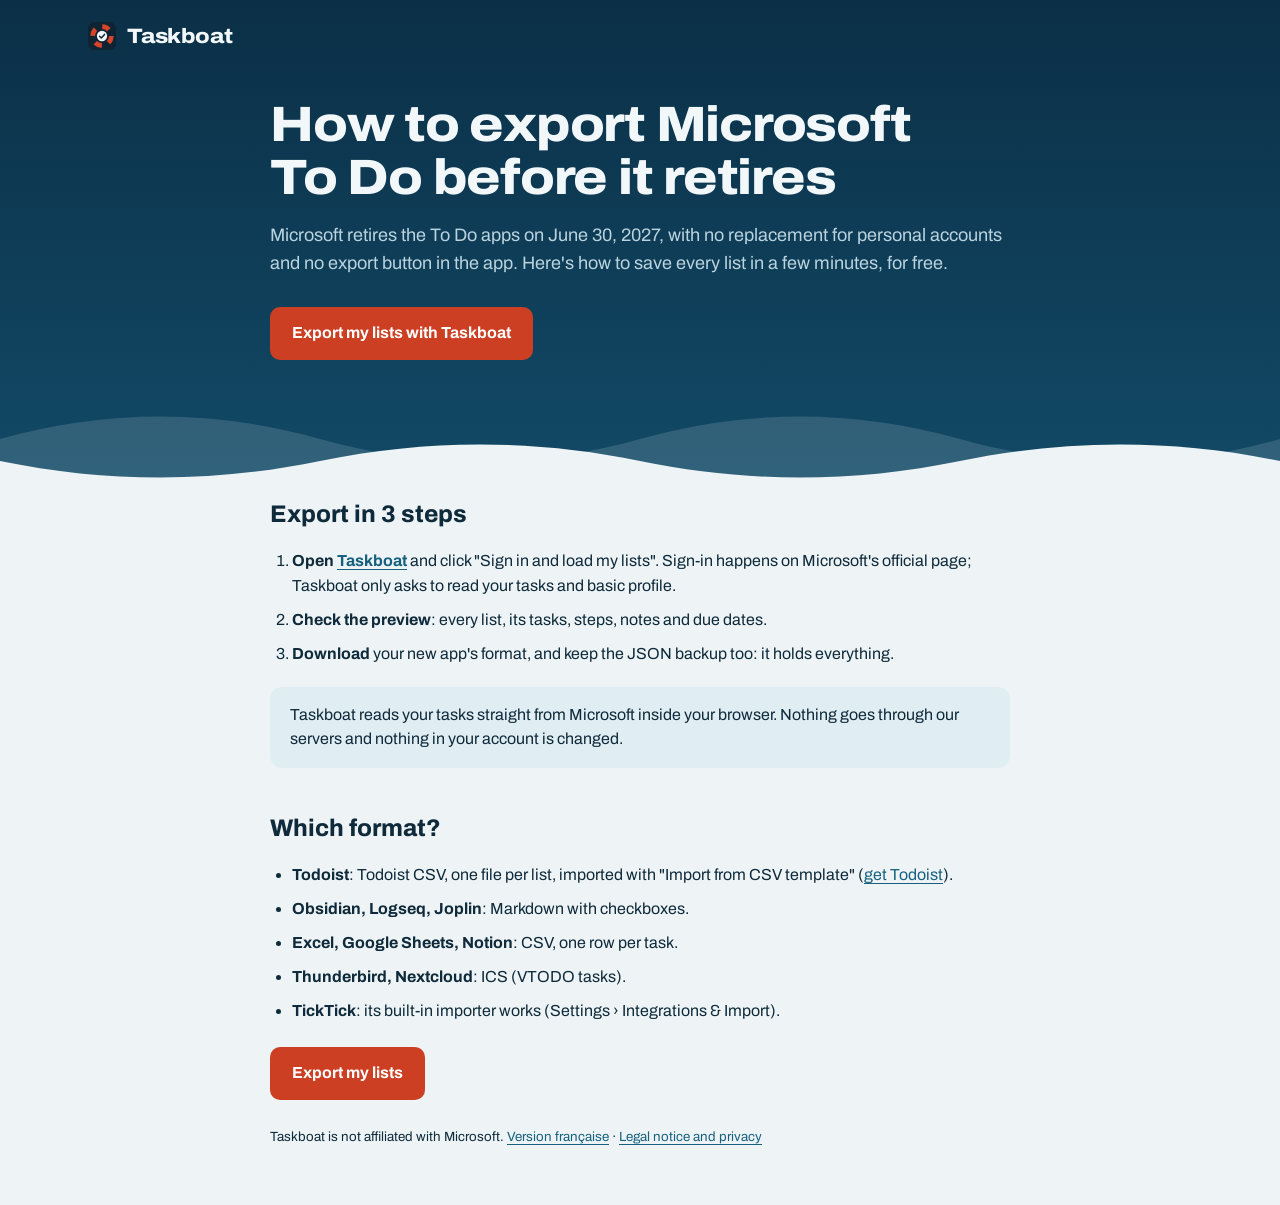
<file: en/export-microsoft-to-do/index.html>
<!doctype html>
<html lang="en">
<head>
<meta charset="utf-8">
<meta name="viewport" content="width=device-width,initial-scale=1,viewport-fit=cover">
<title>How to export Microsoft To Do before it retires (2027)</title>
<meta name="description" content="Microsoft To Do retires on June 30, 2027. Export every list and task for free to Todoist, Excel, Obsidian or a calendar file, in 3 steps.">
<link rel="canonical" href="https://taskboat.app/en/export-microsoft-to-do/">
<link rel="icon" href="/assets/icon.svg" type="image/svg+xml">
<link rel="stylesheet" href="/assets/style.css">
<meta name="theme-color" content="#1b5e7a">
</head>
<body>
<main>
<div class="sea sea-guide">
<div class="wrap">
<header class="top"><div class="brand"><a href="/"><img src="/assets/icon.svg" alt="" width="28" height="28">Taskboat</a></div></header>
<div class="article">
<h1>How to export Microsoft To Do before it retires</h1>
<p class="lead">Microsoft retires the To Do apps on June 30, 2027, with no replacement for personal accounts and no export button in the app. Here's how to save every list in a few minutes, for free.</p>
<a class="cta" href="/?lang=en">Export my lists with Taskboat</a>
</div>
</div>
<svg class="wave" viewBox="0 0 1440 90" preserveAspectRatio="none" aria-hidden="true"><path class="back" d="M0 40C120 10 240 10 360 40S600 70 720 40 960 10 1080 40s240 30 360 0V90H0Z"/><path class="front" d="M0 62c120 22 240 22 360 0s240-22 360 0 240 22 360 0 240-22 360 0V90H0Z"/></svg>
</div>

<div class="wrap"><div class="article">
<h2>Export in 3 steps</h2>
<ol>
<li><strong>Open <a href="/?lang=en">Taskboat</a></strong> and click "Sign in and load my lists". Sign-in happens on Microsoft's official page; Taskboat only asks to read your tasks and basic profile.</li>
<li><strong>Check the preview</strong>: every list, its tasks, steps, notes and due dates.</li>
<li><strong>Download</strong> your new app's format, and keep the JSON backup too: it holds everything.</li>
</ol>
<p class="callout">Taskboat reads your tasks straight from Microsoft inside your browser. Nothing goes through our servers and nothing in your account is changed.</p>

<h2>Which format?</h2>
<ul>
<li><strong>Todoist</strong>: Todoist CSV, one file per list, imported with "Import from CSV template" (<a href="https://todoist.com" rel="noopener">get Todoist</a>).</li>
<li><strong>Obsidian, Logseq, Joplin</strong>: Markdown with checkboxes.</li>
<li><strong>Excel, Google Sheets, Notion</strong>: CSV, one row per task.</li>
<li><strong>Thunderbird, Nextcloud</strong>: ICS (VTODO tasks).</li>
<li><strong>TickTick</strong>: its built-in importer works (Settings › Integrations &amp; Import).</li>
</ul>
<a class="cta" href="/?lang=en">Export my lists</a>
<p><small>Taskboat is not affiliated with Microsoft. <a href="/exporter-microsoft-to-do/">Version française</a> · <a href="/en/privacy/">Legal notice and privacy</a></small></p>
</div></div>
</main>
</body>
</html>
</file>
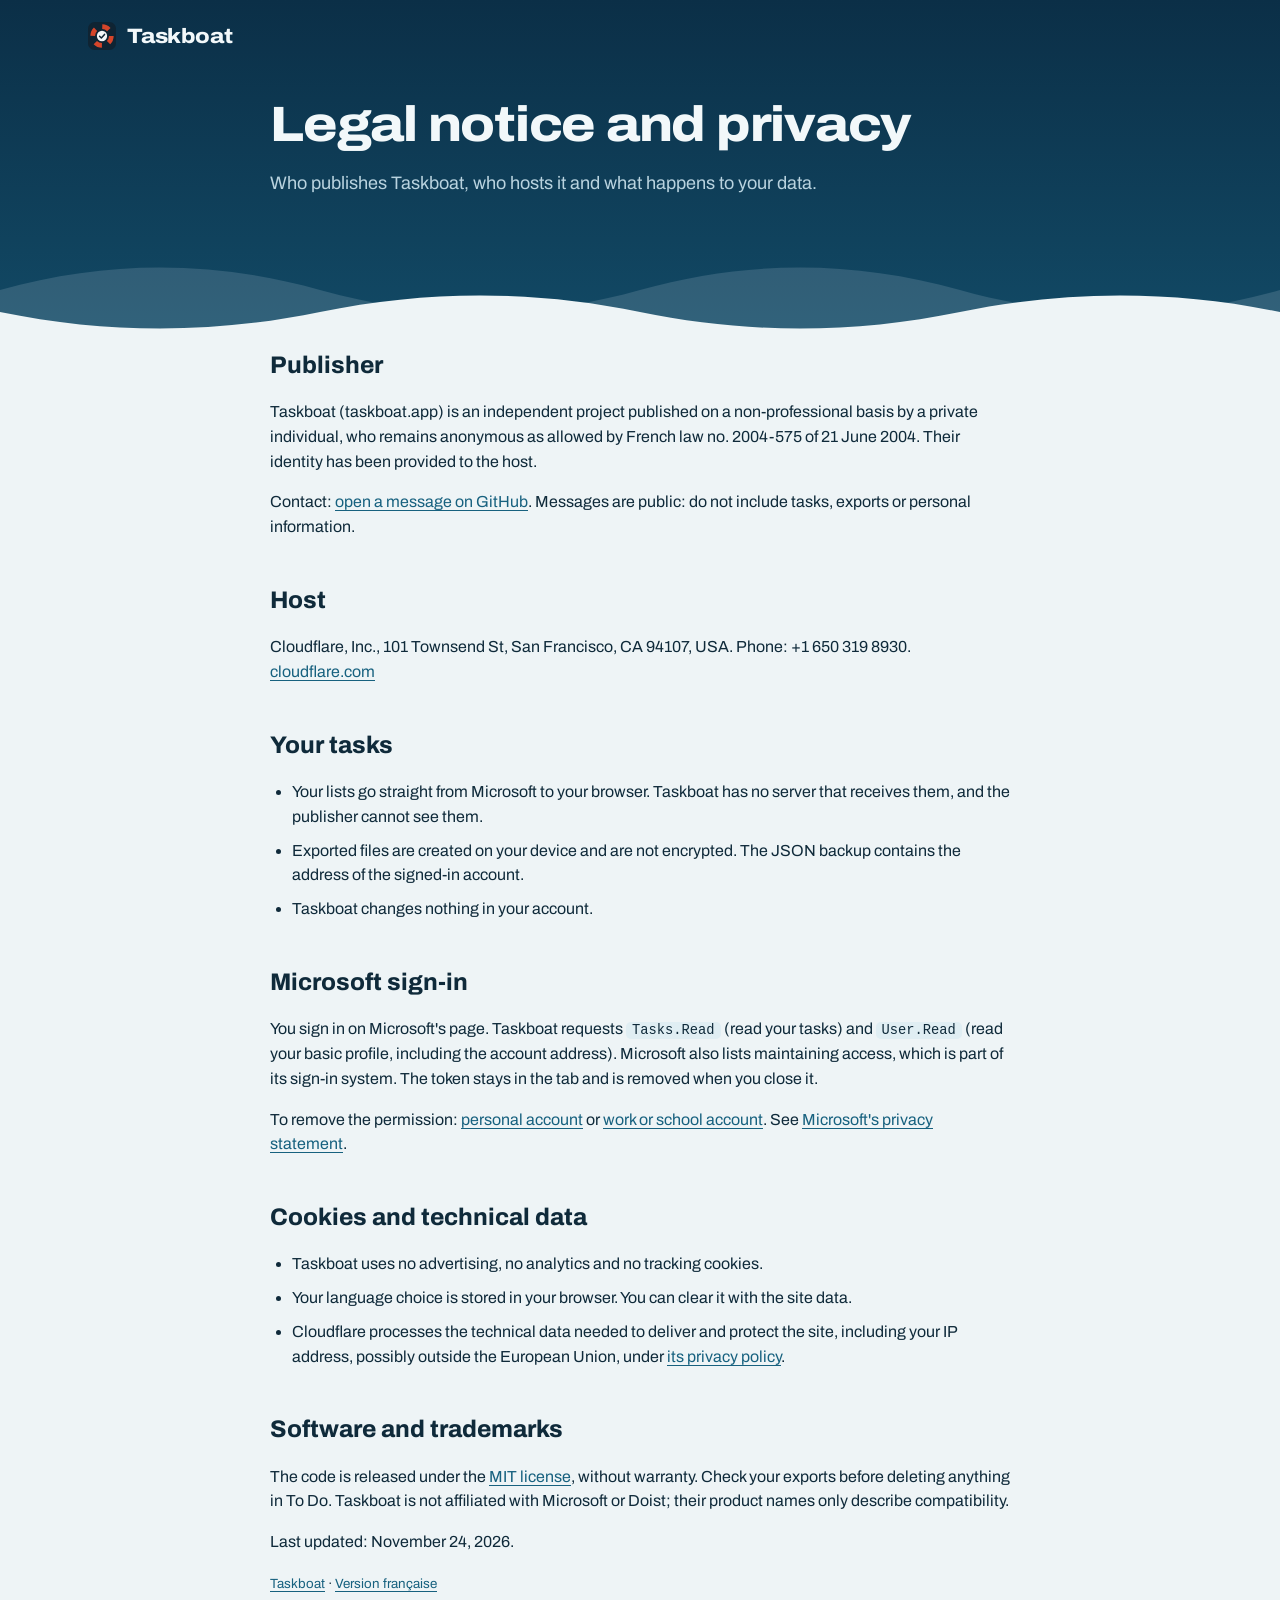
<file: en/privacy/index.html>
<!doctype html>
<html lang="en">
<head>
<meta charset="utf-8">
<meta name="viewport" content="width=device-width,initial-scale=1,viewport-fit=cover">
<title>Legal notice and privacy · Taskboat</title>
<meta name="description" content="Taskboat legal notice and privacy: read-only, in your browser, no server and no tracking cookies.">
<link rel="canonical" href="https://taskboat.app/en/privacy/">
<link rel="alternate" hreflang="fr" href="https://taskboat.app/mentions-legales/">
<link rel="icon" href="/assets/icon.svg" type="image/svg+xml">
<link rel="stylesheet" href="/assets/style.css">
<meta name="theme-color" content="#0b2f47">
</head>
<body>
<main>
<div class="sea sea-guide">
<div class="wrap">
<header class="top"><div class="brand"><a href="/"><img src="/assets/icon.svg" alt="" width="28" height="28">Taskboat</a></div></header>
<div class="article">
<h1>Legal notice and privacy</h1>
<p class="lead">Who publishes Taskboat, who hosts it and what happens to your data.</p>
</div>
</div>
<svg class="wave" viewBox="0 0 1440 90" preserveAspectRatio="none" aria-hidden="true"><path class="back" d="M0 40C120 10 240 10 360 40S600 70 720 40 960 10 1080 40s240 30 360 0V90H0Z"/><path class="front" d="M0 62c120 22 240 22 360 0s240-22 360 0 240 22 360 0 240-22 360 0V90H0Z"/></svg>
</div>

<div class="wrap"><div class="article">
<h2>Publisher</h2>
<p>Taskboat (taskboat.app) is an independent project published on a non-professional basis by a private individual, who remains anonymous as allowed by French law no. 2004-575 of 21 June 2004. Their identity has been provided to the host.</p>
<p>Contact: <a href="https://github.com/LockingFR/taskboat/issues" rel="noopener">open a message on GitHub</a>. Messages are public: do not include tasks, exports or personal information.</p>
<h2>Host</h2>
<p>Cloudflare, Inc., 101 Townsend St, San Francisco, CA 94107, USA. Phone: +1 650 319 8930. <a href="https://www.cloudflare.com" rel="noopener">cloudflare.com</a></p>
<h2>Your tasks</h2>
<ul>
<li>Your lists go straight from Microsoft to your browser. Taskboat has no server that receives them, and the publisher cannot see them.</li>
<li>Exported files are created on your device and are not encrypted. The JSON backup contains the address of the signed-in account.</li>
<li>Taskboat changes nothing in your account.</li>
</ul>
<h2>Microsoft sign-in</h2>
<p>You sign in on Microsoft's page. Taskboat requests <code>Tasks.Read</code> (read your tasks) and <code>User.Read</code> (read your basic profile, including the account address). Microsoft also lists maintaining access, which is part of its sign-in system. The token stays in the tab and is removed when you close it.</p>
<p>To remove the permission: <a href="https://account.live.com/consent/Manage" rel="noopener">personal account</a> or <a href="https://myapps.microsoft.com" rel="noopener">work or school account</a>. See <a href="https://privacy.microsoft.com/privacystatement" rel="noopener">Microsoft's privacy statement</a>.</p>
<h2>Cookies and technical data</h2>
<ul>
<li>Taskboat uses no advertising, no analytics and no tracking cookies.</li>
<li>Your language choice is stored in your browser. You can clear it with the site data.</li>
<li>Cloudflare processes the technical data needed to deliver and protect the site, including your IP address, possibly outside the European Union, under <a href="https://www.cloudflare.com/privacypolicy/" rel="noopener">its privacy policy</a>.</li>
</ul>
<h2>Software and trademarks</h2>
<p>The code is released under the <a href="https://github.com/LockingFR/taskboat/blob/main/LICENSE" rel="noopener">MIT license</a>, without warranty. Check your exports before deleting anything in To Do. Taskboat is not affiliated with Microsoft or Doist; their product names only describe compatibility.</p>
<p>Last updated: November 24, 2026.</p>
<p><small><a href="/">Taskboat</a> · <a href="/mentions-legales/">Version française</a></small></p>
</div></div>
</main>
</body>
</html>
</file>
<file: assets/style.css>
/* Plan : mer profonde en tête (titre + bouée-compteur), vague, outil posé sur la ligne d'eau, puis contenu sur papier clair. */
@font-face{font-family:"Archivo";src:url("/assets/fonts/archivo.woff2") format("woff2");font-weight:400 800;font-stretch:100% 125%;font-display:swap}
:root{
  --deep:#0b2f47; --deep-2:#124a66; --foam:#f2f8fa; --foam-muted:#b9d3df; --coral:#ff8a6b;
  --paper:#eef4f6; --surface:#ffffff; --ink:#0f2a3a; --muted:#526b7a; --line:#d3e0e6;
  --buoy:#cc3f22; --buoy-hover:#b03319; --buoy-ink:#ffffff; --sea:#17617f; --sea-soft:#e0eef3;
  --done:#23774b; --high:#b4381f; --shadow:0 18px 50px -18px rgb(11 47 71 / .38);
  --display:"Archivo","Segoe UI Variable Display","Segoe UI",system-ui,sans-serif;
  --body:"Archivo","Segoe UI",system-ui,-apple-system,Roboto,sans-serif;
  --mono:ui-monospace,"Cascadia Mono","SF Mono",Menlo,Consolas,monospace;
}
@media (prefers-color-scheme:dark){:root{
  --deep:#0a2a3f; --deep-2:#0f4059; --paper:#071822; --surface:#0f2532; --ink:#e4eff4; --muted:#9ab2bf; --line:#21404f;
  --buoy:#f47553; --buoy-hover:#ff8d6e; --buoy-ink:#1d0a04; --sea:#83c9e4; --sea-soft:#153646;
  --done:#6fd39e; --high:#ff9a80; --shadow:0 18px 50px -18px rgb(0 0 0 / .7); color-scheme:dark}}

*{box-sizing:border-box}
html{-webkit-text-size-adjust:100%}
body{margin:0;background:var(--paper);color:var(--ink);font-family:var(--body);font-size:16px;line-height:1.55}
img,svg{max-width:100%}
[hidden]{display:none!important}
html[lang="en"] .fr, html[lang="fr"] .en{display:none!important}
a{color:var(--sea);text-underline-offset:3px}
:focus-visible{outline:3px solid var(--coral);outline-offset:2px}
h1,h2,h3{font-family:var(--display);text-wrap:balance}
.wrap{max-width:1140px;margin:0 auto;padding-left:max(18px,env(safe-area-inset-left,0px));padding-right:max(18px,env(safe-area-inset-right,0px))}
.narrow{max-width:800px}

/* Mer */
.sea{position:relative;background:linear-gradient(var(--deep),var(--deep-2));color:var(--foam);padding-bottom:210px;overflow:hidden}
.sea .wave{position:absolute;left:0;bottom:-1px;width:100%;height:90px;max-width:none;display:block}
.wave .back{fill:var(--foam);opacity:.14}
.wave .front{fill:var(--paper)}
.sea .wrap{position:relative;z-index:1}
header.top{padding-block:20px;display:flex;align-items:center;justify-content:space-between;gap:12px;flex-wrap:wrap}
.brand{display:flex;align-items:center;gap:11px;font-family:var(--display);font-weight:800;font-stretch:112%;font-size:1.3rem;letter-spacing:-.01em}
.brand a{color:inherit;text-decoration:none;display:flex;align-items:center;gap:11px}
.langs{display:flex;border:1px solid rgb(242 248 250 / .35);border-radius:99px;padding:3px}
.langs button{font:600 .82rem var(--body);background:transparent;color:var(--foam-muted);border:0;padding:5px 13px;border-radius:99px;cursor:pointer}
.langs button[aria-pressed="true"]{background:var(--foam);color:#0b2f47}

.hero{padding-block:34px 20px;display:grid;grid-template-columns:minmax(0,1.45fr) minmax(0,1fr);gap:40px;align-items:center}
.hero h1{font-weight:800;font-stretch:116%;font-size:clamp(2rem,4.2vw,3.3rem);line-height:1.03;letter-spacing:-.03em;margin:0 0 20px}
.hero h1 em{font-style:normal;color:var(--coral);display:block}
.hero .lead{font-size:1.13rem;color:var(--foam-muted);margin:0;max-width:54ch}
.trust{display:flex;flex-wrap:wrap;gap:8px 22px;margin:26px 0 0;padding:0;list-style:none;font-size:.93rem;font-weight:500}
.trust li{display:flex;gap:8px;align-items:center}
.trust li::before{content:"";width:15px;height:8px;border:solid var(--coral);border-width:0 0 2.5px 2.5px;transform:rotate(-45deg) scale(.75);margin-top:-5px}

.countdown{text-align:center}
.buoy{position:relative;width:min(330px,82vw);margin:0 auto}
.buoy svg{display:block;width:100%;height:auto;overflow:visible}
.buoy .in{position:absolute;inset:0;display:grid;place-content:center;justify-items:center}
.buoy .num{font:800 clamp(2.9rem,14vw,3.9rem)/1 var(--display);font-variant-numeric:tabular-nums;letter-spacing:-.03em}
.buoy .unit{font-size:.95rem;font-weight:600;color:var(--foam-muted);margin-top:3px}
.countdown .lab{margin:16px 0 0;font-size:.95rem;color:var(--foam-muted)}
.countdown .lab b{color:var(--foam)}
@media (prefers-reduced-motion:no-preference){
  .buoy svg{animation:bob 7s ease-in-out infinite;transform-origin:50% 60%}
  .btn,.fmt button,.lists button,.cta{transition:background-color .15s,border-color .15s,transform .15s}
}
@keyframes bob{0%,100%{transform:rotate(-3deg)}50%{transform:rotate(3deg)}}

/* Outil */
.deck{position:relative;z-index:2;margin-top:-165px}
.tool{background:var(--surface);border-radius:18px;overflow:hidden;margin-bottom:84px;box-shadow:var(--shadow);border:1px solid var(--line)}
.sources{display:grid;grid-template-columns:1.1fr 1fr}
.src{padding:26px 28px;min-width:0}
.src+.src{border-left:1px solid var(--line)}
.src h2{font-size:1.2rem;margin:0 0 5px;font-weight:700}
.src p{margin:0 0 16px;font-size:.94rem;color:var(--muted)}
.btn{font:700 .96rem var(--body);border-radius:10px;padding:11px 18px;cursor:pointer;border:1.5px solid var(--line);background:var(--surface);color:var(--ink)}
.btn:hover{border-color:var(--sea)}
.btn.primary{background:var(--buoy);border-color:var(--buoy);color:var(--buoy-ink)}
.btn.primary:hover{background:var(--buoy-hover);border-color:var(--buoy-hover)}
#btn-ms{font-size:1.04rem;padding:14px 22px}
.btn:disabled{opacity:.55;cursor:wait}
.row{display:flex;flex-wrap:wrap;gap:10px;align-items:center}
.drop{border:1.5px dashed var(--line);border-radius:10px;padding:10px 14px;font-size:.9rem;color:var(--muted)}
.drop.over{border-color:var(--buoy);background:var(--sea-soft);color:var(--ink)}
.status{font-size:.92rem;color:var(--muted);padding:12px 28px;border-block:1px solid var(--line);background:var(--sea-soft);overflow-wrap:anywhere}
.status b{color:var(--ink)}
.status .tag{display:inline-block;background:var(--sea);color:var(--surface);padding:1px 10px;border-radius:99px;margin-right:9px;font-weight:600;font-size:.82rem}

.panes{display:grid;grid-template-columns:250px minmax(0,1fr);min-height:340px}
.lists{border-right:1px solid var(--line);padding:16px;min-width:0;display:flex;flex-direction:column;gap:3px}
.lists button{display:flex;justify-content:space-between;align-items:center;gap:8px;width:100%;text-align:left;background:transparent;border:0;color:var(--ink);padding:10px 12px;border-radius:9px;cursor:pointer;font:500 .97rem var(--body)}
.lists button span:first-child{min-width:0;overflow:hidden;text-overflow:ellipsis;white-space:nowrap}
.lists button .c{font-size:.82rem;color:var(--muted);font-variant-numeric:tabular-nums}
.lists button:hover{background:var(--paper)}
.lists button[aria-current="true"]{background:var(--sea-soft);font-weight:700}
.tasks{padding:20px 28px;min-width:0}
.tasks .head{display:flex;justify-content:space-between;align-items:center;gap:10px;flex-wrap:wrap;margin-bottom:8px}
.tasks h3{font-size:1.4rem;margin:0;font-weight:700}
.tasks input[type=search]{font:400 .94rem var(--body);padding:9px 14px;border:1px solid var(--line);border-radius:10px;background:var(--paper);color:var(--ink);width:220px;max-width:100%}
.task{display:grid;grid-template-columns:22px minmax(0,1fr);gap:12px;padding:14px 0;border-top:1px solid var(--line)}
.task:first-child{border-top:0}
.task .box{width:20px;height:20px;border:2px solid var(--muted);border-radius:50%;margin-top:2px;display:grid;place-items:center}
.task.done .box{background:var(--done);border-color:var(--done)}
.task.done .box::after{content:"";width:9px;height:5px;border:solid var(--surface);border-width:0 0 2px 2px;transform:translateY(-1px) rotate(-45deg)}
.task.done .t{text-decoration:line-through;color:var(--muted);font-weight:500}
.t{font-weight:650;overflow-wrap:anywhere}
.meta{display:flex;flex-wrap:wrap;gap:6px;margin-top:6px;font-size:.82rem;color:var(--muted)}
.meta span{background:var(--paper);border-radius:99px;padding:2px 10px}
.meta .hi{color:var(--high);font-weight:600;background:color-mix(in srgb,var(--high) 12%,transparent)}
.note{font-size:.92rem;color:var(--muted);margin-top:6px;white-space:pre-wrap;overflow-wrap:anywhere}
.steps{list-style:none;margin:8px 0 0;padding:0;font-size:.92rem;display:grid;gap:2px}
.steps li{padding-left:22px;position:relative;overflow-wrap:anywhere}
.steps li::before{content:"";position:absolute;left:2px;top:.45em;width:9px;height:9px;border:1.5px solid var(--muted);border-radius:50%}
.steps li.ok{color:var(--muted);text-decoration:line-through}
.steps li.ok::before{background:var(--done);border-color:var(--done)}
.empty{color:var(--muted);padding:20px 0}

.exports{border-top:1px solid var(--line);padding:26px 28px 28px;background:var(--paper)}
.exports h2{font-size:1.2rem;margin:0 0 14px;font-weight:700}
.fmt{display:grid;grid-template-columns:repeat(5,minmax(0,1fr));gap:10px}
.fmt button{display:flex;flex-direction:column;justify-content:flex-start;text-align:left;background:var(--surface);border:1.5px solid var(--line);border-radius:12px;padding:14px;cursor:pointer;color:var(--ink);font:400 .86rem/1.4 var(--body)}
.fmt button:hover{border-color:var(--sea)}
.fmt button[aria-pressed="true"]{border-color:var(--buoy);box-shadow:inset 0 0 0 1px var(--buoy)}
.fmt b{display:block;font-size:1.04rem;margin-bottom:3px}
.fmt small{color:var(--muted);font-size:.86rem}
.opts{display:flex;flex-wrap:wrap;gap:8px 22px;margin:16px 0 0;font-size:.93rem}
.opts label{display:flex;gap:8px;align-items:center;cursor:pointer}
.opts input{accent-color:var(--buoy);width:17px;height:17px;margin:0}
.out{margin-top:20px;background:var(--surface);border:1px solid var(--line);border-radius:12px;padding:16px 18px}
.out>.row{justify-content:space-between}
.out .fname{font-weight:650;overflow-wrap:anywhere}
.out textarea{display:block;width:100%;height:190px;margin-top:10px;font:400 .82rem/1.5 var(--mono);background:var(--paper);color:var(--ink);border:1px solid var(--line);border-radius:8px;padding:12px;resize:vertical}
.out details{margin-top:10px}
.out summary{font-size:.9rem;font-weight:600;color:var(--sea);cursor:pointer;width:fit-content}
.hint{font-size:.9rem;color:var(--muted);margin:10px 0 0;max-width:88ch}

/* Contenu */
section.content{padding-bottom:72px}
section.content h2{font-size:clamp(1.55rem,3.4vw,2.1rem);font-weight:800;font-stretch:108%;letter-spacing:-.02em;line-height:1.15;margin:60px 0 20px}
section.content h2:first-of-type,section.content h2.en:nth-of-type(2){margin-top:0}
section.content p{margin:0 0 14px;max-width:68ch}
.howto{counter-reset:s;list-style:none;padding:0;margin:0 0 24px;display:grid;gap:18px}
.howto li{counter-increment:s;display:grid;grid-template-columns:44px minmax(0,1fr);gap:16px}
.howto li::before{box-sizing:border-box;content:counter(s);font:800 1.1rem var(--display);width:44px;height:44px;border-radius:50%;border:6px solid var(--buoy);color:var(--ink);display:grid;place-items:center}
code{font-family:var(--mono);font-size:.86em;background:var(--sea-soft);padding:1px 6px;border-radius:5px;overflow-wrap:anywhere}
.tablewrap{overflow-x:auto;background:var(--surface);border:1px solid var(--line);border-radius:14px}
.dest{width:100%;border-collapse:collapse;font-size:.95rem}
.dest th,.dest td{text-align:left;padding:13px 18px;border-bottom:1px solid var(--line);vertical-align:top}
.dest tr:last-child td{border-bottom:0}
.dest td:first-child{font-weight:650}
.dest th{font-size:.85rem;font-weight:600;color:var(--muted);background:var(--sea-soft)}
.content details{border-top:1px solid var(--line)}
.content details:last-of-type{border-bottom:1px solid var(--line)}
.content summary{font-weight:650;font-size:1.05rem;cursor:pointer;padding:17px 0;list-style:none;display:flex;justify-content:space-between;gap:16px}
.content summary::-webkit-details-marker{display:none}
.content summary::after{content:"";flex:none;width:9px;height:9px;border:solid var(--buoy);border-width:0 2.5px 2.5px 0;transform:rotate(45deg);margin-top:6px}
.content details[open] summary::after{transform:rotate(-135deg);margin-top:11px}
.content details p{margin:0 0 18px;color:var(--muted)}

.premium{background:linear-gradient(var(--deep),var(--deep-2));color:var(--foam);border-radius:18px;padding:clamp(24px,5vw,44px);margin-bottom:72px}
.premium h2{font-size:clamp(1.55rem,3.4vw,2.1rem);font-weight:800;font-stretch:108%;letter-spacing:-.02em;margin:0 0 6px}
.premium>p{margin:0 0 26px;color:var(--foam-muted)}
.plans{display:grid;grid-template-columns:repeat(3,minmax(0,1fr));gap:14px}
.plan{position:relative;border:1px solid rgb(242 248 250 / .22);border-radius:14px;padding:22px}
.plan h3{margin:0 0 2px;font-size:1.1rem;font-weight:650}
.plan .price{font:800 1.6rem var(--display);margin-bottom:12px;font-variant-numeric:tabular-nums}
.plan ul{margin:0;padding-left:18px;font-size:.94rem;color:var(--foam-muted);display:grid;gap:5px}
.plan.hl{border-color:var(--coral)}
.badge{position:absolute;top:22px;right:18px;font-size:.8rem;font-weight:600;background:rgb(255 138 107 / .18);color:#ffb9a5;padding:2px 11px;border-radius:99px}

footer{border-top:1px solid var(--line);padding-block:26px 42px;font-size:.9rem;color:var(--muted)}
footer p{margin:0 0 10px}

/* Guides */
.sea-guide{padding-bottom:120px}
.sea-guide .article{padding-block:26px 0}
.article{max-width:740px;margin-inline:auto}
.article h1{font-size:clamp(1.95rem,4.4vw,3.1rem);font-weight:800;font-stretch:112%;letter-spacing:-.025em;line-height:1.06;margin:0 0 18px}
.article h2{font-size:1.5rem;font-weight:750;margin:42px 0 12px}
.article .lead{font-size:1.13rem;color:var(--foam-muted);margin:0 0 22px}
.article ol,.article ul{padding-left:22px;display:grid;gap:9px}
main .article{padding-bottom:40px}
main .article>h2:first-child{margin-top:8px}
.cta{display:inline-block;background:var(--buoy);color:var(--buoy-ink);text-decoration:none;font-weight:700;padding:14px 22px;border-radius:10px;margin-block:8px}
.cta:hover{background:var(--buoy-hover)}
.callout{background:var(--sea-soft);padding:16px 20px;border-radius:12px;margin-block:20px}

@media (max-width:1000px){.fmt{grid-template-columns:repeat(auto-fit,minmax(170px,1fr))}}
@media (max-width:820px){
  .hero{grid-template-columns:minmax(0,1fr);gap:34px;padding-top:16px}
  .buoy{width:min(250px,70vw)}
  .sources,.panes,.plans{grid-template-columns:minmax(0,1fr)}
  .src,.tasks,.exports{padding:20px 18px}
  .status{padding-inline:18px}
  .src+.src{border-left:0;border-top:1px solid var(--line)}
  .lists{border-right:0;border-bottom:1px solid var(--line);flex-direction:row;overflow-x:auto;padding:10px 14px}
  .lists button{width:auto;flex:none}
  .tasks input[type=search]{width:100%}
  .sea .wave{height:56px}
  #btn-ms{width:100%}
}
@media (max-width:820px){
  .dest thead{display:none}
  .dest tr{display:block;padding:12px 16px;border-bottom:1px solid var(--line)}
  .dest tr:last-child{border-bottom:0}
  .dest td{border:0;padding:1px 0}
  html[lang="fr"] .dest td:not(.en),html[lang="en"] .dest td:not(.fr){display:block}
  .fmt{grid-template-columns:repeat(2,minmax(0,1fr))}
  .fmt button:first-child{grid-column:1/-1}
}
</file>
